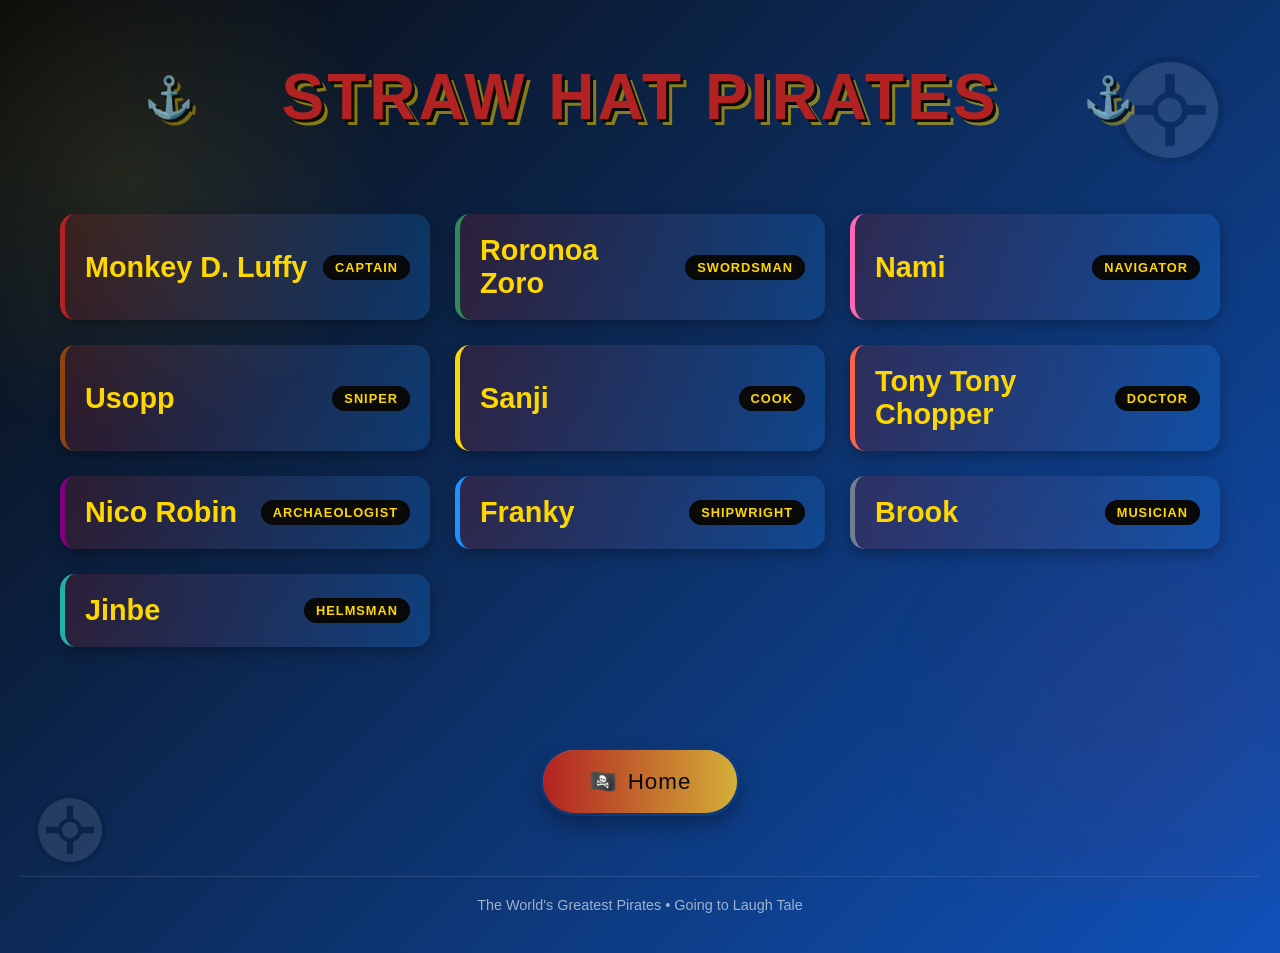
<file: html/strawhats.html>
<!DOCTYPE html>
<html lang="en">
    <head>
        <title>Straw Hat Pirates - World's Best Crew</title>
        <meta name="viewport" content="width=device-width, initial-scale=1.0">
        <style>
            /* ====== BASE RESET & VARIABLES ====== */
            :root {
                --straw-hat-red: #B22222;
                --straw-hat-yellow: #FFD700;
                --straw-hat-blue: #1E90FF;
                --straw-hat-black: #0A0A0A;
                --straw-hat-white: #F5F5F5;
                --pirate-gold: #D4AF37;
                --sea-blue: #0F52BA;
                --font-heading: 'Arial Black', 'Impact', sans-serif;
                --font-body: 'Segoe UI', Tahoma, Geneva, Verdana, sans-serif;
            }
            
            * {
                margin: 0;
                padding: 0;
                box-sizing: border-box;
            }
            
            body {
                font-family: var(--font-body);
                background: linear-gradient(135deg, var(--straw-hat-black) 0%, var(--sea-blue) 100%);
                color: var(--straw-hat-white);
                min-height: 100vh;
                padding: 20px;
                position: relative;
                overflow-x: hidden;
            }
            
            /* ====== BACKGROUND ELEMENTS ====== */
            body::before {
                content: "";
                position: fixed;
                top: 0;
                left: 0;
                width: 100%;
                height: 100%;
                background-image: 
                    radial-gradient(circle at 10% 20%, rgba(255, 215, 0, 0.1) 0%, transparent 20%),
                    radial-gradient(circle at 90% 80%, rgba(178, 34, 34, 0.1) 0%, transparent 20%);
                z-index: -1;
            }
            
            .jolly-roger {
                position: fixed;
                top: 50px;
                right: 50px;
                width: 120px;
                height: 120px;
                background-image: url('data:image/svg+xml;utf8,<svg xmlns="http://www.w3.org/2000/svg" viewBox="0 0 100 100"><circle cx="50" cy="50" r="45" fill="black"/><circle cx="50" cy="50" r="40" fill="white"/><path d="M50,20 L50,80 M20,50 L80,50" stroke="black" stroke-width="8"/><circle cx="50" cy="50" r="15" fill="black"/><circle cx="50" cy="50" r="10" fill="white"/></svg>');
                opacity: 0.1;
                z-index: -1;
            }
            
            .jolly-roger-2 {
                position: fixed;
                bottom: 30px;
                left: 30px;
                width: 80px;
                height: 80px;
                background-image: url('data:image/svg+xml;utf8,<svg xmlns="http://www.w3.org/2000/svg" viewBox="0 0 100 100"><circle cx="50" cy="50" r="45" fill="black"/><circle cx="50" cy="50" r="40" fill="white"/><path d="M50,20 L50,80 M20,50 L80,50" stroke="black" stroke-width="8"/><circle cx="50" cy="50" r="15" fill="black"/><circle cx="50" cy="50" r="10" fill="white"/></svg>');
                opacity: 0.1;
                z-index: -1;
            }
            
            /* ====== MAIN TITLE ====== */
            h1 {
                text-align: center;
                font-family: var(--font-heading);
                font-size: 4rem;
                color: var(--straw-hat-red);
                text-shadow: 
                    3px 3px 0 var(--straw-hat-black),
                    6px 6px 0 rgba(255, 215, 0, 0.5);
                margin: 40px 0 60px;
                letter-spacing: 3px;
                position: relative;
                animation: titleGlow 3s infinite alternate;
            }
            
            h1::before, h1::after {
                content: "⚓";
                position: absolute;
                top: 50%;
                transform: translateY(-50%);
                font-size: 2.5rem;
                opacity: 0.8;
            }
            
            h1::before {
                left: 10%;
            }
            
            h1::after {
                right: 10%;
            }
            
            @keyframes titleGlow {
                0% {
                    text-shadow: 
                        3px 3px 0 var(--straw-hat-black),
                        6px 6px 0 rgba(255, 215, 0, 0.5);
                }
                100% {
                    text-shadow: 
                        3px 3px 0 var(--straw-hat-black),
                        6px 6px 20px rgba(255, 215, 0, 0.8);
                }
            }
            
            /* ====== CREW MEMBERS SECTION ====== */
            .crew-container {
                max-width: 1200px;
                margin: 0 auto 80px;
                display: grid;
                grid-template-columns: repeat(auto-fill, minmax(300px, 1fr));
                gap: 25px;
                padding: 20px;
            }
            
            h3 {
                color: var(--straw-hat-yellow);
                background: linear-gradient(90deg, rgba(178, 34, 34, 0.2) 0%, rgba(30, 144, 255, 0.2) 100%);
                padding: 20px;
                border-radius: 15px;
                border-left: 5px solid var(--straw-hat-red);
                font-size: 1.8rem;
                margin: 0;
                cursor: pointer;
                transition: all 0.4s cubic-bezier(0.175, 0.885, 0.32, 1.275);
                position: relative;
                overflow: hidden;
                box-shadow: 0 5px 15px rgba(0, 0, 0, 0.3);
                display: flex;
                align-items: center;
                justify-content: space-between;
            }
            
            h3:hover {
                transform: translateY(-10px) scale(1.03);
                box-shadow: 0 15px 30px rgba(0, 0, 0, 0.4);
                background: linear-gradient(90deg, rgba(178, 34, 34, 0.4) 0%, rgba(30, 144, 255, 0.4) 100%);
                border-left: 5px solid var(--pirate-gold);
                color: white;
            }
            
            h3::before {
                content: "";
                position: absolute;
                top: 0;
                left: -100%;
                width: 100%;
                height: 100%;
                background: linear-gradient(90deg, transparent, rgba(255, 255, 255, 0.2), transparent);
                transition: left 0.7s;
            }
            
            h3:hover::before {
                left: 100%;
            }
            
            /* ====== INDIVIDUAL CREW MEMBER STYLES ====== */
            h3:nth-child(1) { /* Luffy */
                border-left-color: #B22222;
            }
            
            h3:nth-child(2) { /* Zoro */
                border-left-color: #2E8B57;
            }
            
            h3:nth-child(3) { /* Nami */
                border-left-color: #FF69B4;
            }
            
            h3:nth-child(4) { /* Usopp */
                border-left-color: #8B4513;
            }
            
            h3:nth-child(5) { /* Sanji */
                border-left-color: #FFD700;
            }
            
            h3:nth-child(6) { /* Chopper */
                border-left-color: #FF6347;
            }
            
            h3:nth-child(7) { /* Robin */
                border-left-color: #800080;
            }
            
            h3:nth-child(8) { /* Franky */
                border-left-color: #1E90FF;
            }
            
            h3:nth-child(9) { /* Brook */
                border-left-color: #708090;
            }
            
            h3:nth-child(10) { /* Jinbe */
                border-left-color: #20B2AA;
            }
            
            /* ====== CREW ROLE BADGES ====== */
            .crew-role {
                font-size: 0.8rem;
                background-color: var(--straw-hat-black);
                color: var(--straw-hat-yellow);
                padding: 5px 12px;
                border-radius: 20px;
                font-weight: bold;
                letter-spacing: 1px;
                margin-left: 15px;
                white-space: nowrap;
                box-shadow: inset 0 0 5px rgba(0, 0, 0, 0.5);
            }
            
            /* ====== HOME LINK/BUTTON ====== */
            a {
                display: block;
                width: 200px;
                margin: 60px auto;
                padding: 18px 30px;
                background: linear-gradient(to right, var(--straw-hat-red), var(--pirate-gold));
                color: var(--straw-hat-black);
                text-decoration: none;
                font-family: var(--font-heading);
                font-size: 1.4rem;
                text-align: center;
                border-radius: 50px;
                box-shadow: 0 10px 20px rgba(0, 0, 0, 0.3), inset 0 1px 0 rgba(255, 255, 255, 0.3);
                position: relative;
                overflow: hidden;
                transition: all 0.3s ease;
                letter-spacing: 1px;
                border: 3px solid transparent;
                background-clip: padding-box;
            }
            
            a::before {
                content: "🏴‍☠️";
                margin-right: 10px;
            }
            
            a::after {
                content: "";
                position: absolute;
                top: 0;
                left: 0;
                right: 0;
                bottom: 0;
                border-radius: 50px;
                padding: 3px;
                background: linear-gradient(to right, var(--straw-hat-red), var(--pirate-gold));
                -webkit-mask: linear-gradient(#fff 0 0) content-box, linear-gradient(#fff 0 0);
                -webkit-mask-composite: xor;
                mask-composite: exclude;
                z-index: -1;
            }
            
            a:hover {
                transform: translateY(-5px) scale(1.05);
                box-shadow: 0 15px 30px rgba(0, 0, 0, 0.4), inset 0 1px 0 rgba(255, 255, 255, 0.3);
                letter-spacing: 2px;
            }
            
            a:active {
                transform: translateY(0) scale(0.98);
            }
            
            /* ====== RESPONSIVE DESIGN ====== */
            @media (max-width: 768px) {
                h1 {
                    font-size: 2.8rem;
                    margin: 30px 0 40px;
                }
                
                h1::before, h1::after {
                    font-size: 1.8rem;
                }
                
                .crew-container {
                    grid-template-columns: 1fr;
                    padding: 10px;
                }
                
                h3 {
                    font-size: 1.5rem;
                    padding: 18px;
                }
                
                .jolly-roger, .jolly-roger-2 {
                    display: none;
                }
            }
            
            @media (max-width: 480px) {
                h1 {
                    font-size: 2.2rem;
                    margin: 20px 0 30px;
                }
                
                h3 {
                    font-size: 1.3rem;
                    padding: 15px;
                }
                
                a {
                    width: 90%;
                    font-size: 1.2rem;
                }
            }
            
            /* ====== ANIMATION FOR PAGE LOAD ====== */
            @keyframes fadeInUp {
                from {
                    opacity: 0;
                    transform: translateY(30px);
                }
                to {
                    opacity: 1;
                    transform: translateY(0);
                }
            }
            
            h1, h3, a {
                animation: fadeInUp 0.8s ease forwards;
            }
            
            h3:nth-child(1) { animation-delay: 0.1s; }
            h3:nth-child(2) { animation-delay: 0.2s; }
            h3:nth-child(3) { animation-delay: 0.3s; }
            h3:nth-child(4) { animation-delay: 0.4s; }
            h3:nth-child(5) { animation-delay: 0.5s; }
            h3:nth-child(6) { animation-delay: 0.6s; }
            h3:nth-child(7) { animation-delay: 0.7s; }
            h3:nth-child(8) { animation-delay: 0.8s; }
            h3:nth-child(9) { animation-delay: 0.9s; }
            h3:nth-child(10) { animation-delay: 1.0s; }
            a { animation-delay: 1.2s; }
            
            /* ====== FOOTER NOTE ====== */
            .footer-note {
                text-align: center;
                margin-top: 50px;
                padding: 20px;
                color: rgba(255, 255, 255, 0.6);
                font-size: 0.9rem;
                border-top: 1px solid rgba(255, 255, 255, 0.1);
            }
        </style>
    </head>
    <body>
        <div class="jolly-roger"></div>
        <div class="jolly-roger-2"></div>
        
        <h1>STRAW HAT PIRATES</h1>
        
        <div class="crew-container">
            <h3>Monkey D. Luffy <span class="crew-role">CAPTAIN</span></h3>
            <h3>Roronoa Zoro <span class="crew-role">SWORDSMAN</span></h3>
            <h3>Nami <span class="crew-role">NAVIGATOR</span></h3>
            <h3>Usopp <span class="crew-role">SNIPER</span></h3>
            <h3>Sanji <span class="crew-role">COOK</span></h3>
            <h3>Tony Tony Chopper <span class="crew-role">DOCTOR</span></h3>
            <h3>Nico Robin <span class="crew-role">ARCHAEOLOGIST</span></h3>
            <h3>Franky <span class="crew-role">SHIPWRIGHT</span></h3>
            <h3>Brook <span class="crew-role">MUSICIAN</span></h3>
            <h3>Jinbe <span class="crew-role">HELMSMAN</span></h3>
        </div>
        
        <a href="index.html">Home</a>
        
        <div class="footer-note">
            The World's Greatest Pirates • Going to Laugh Tale
        </div>
    </body>
</html>
</file>
